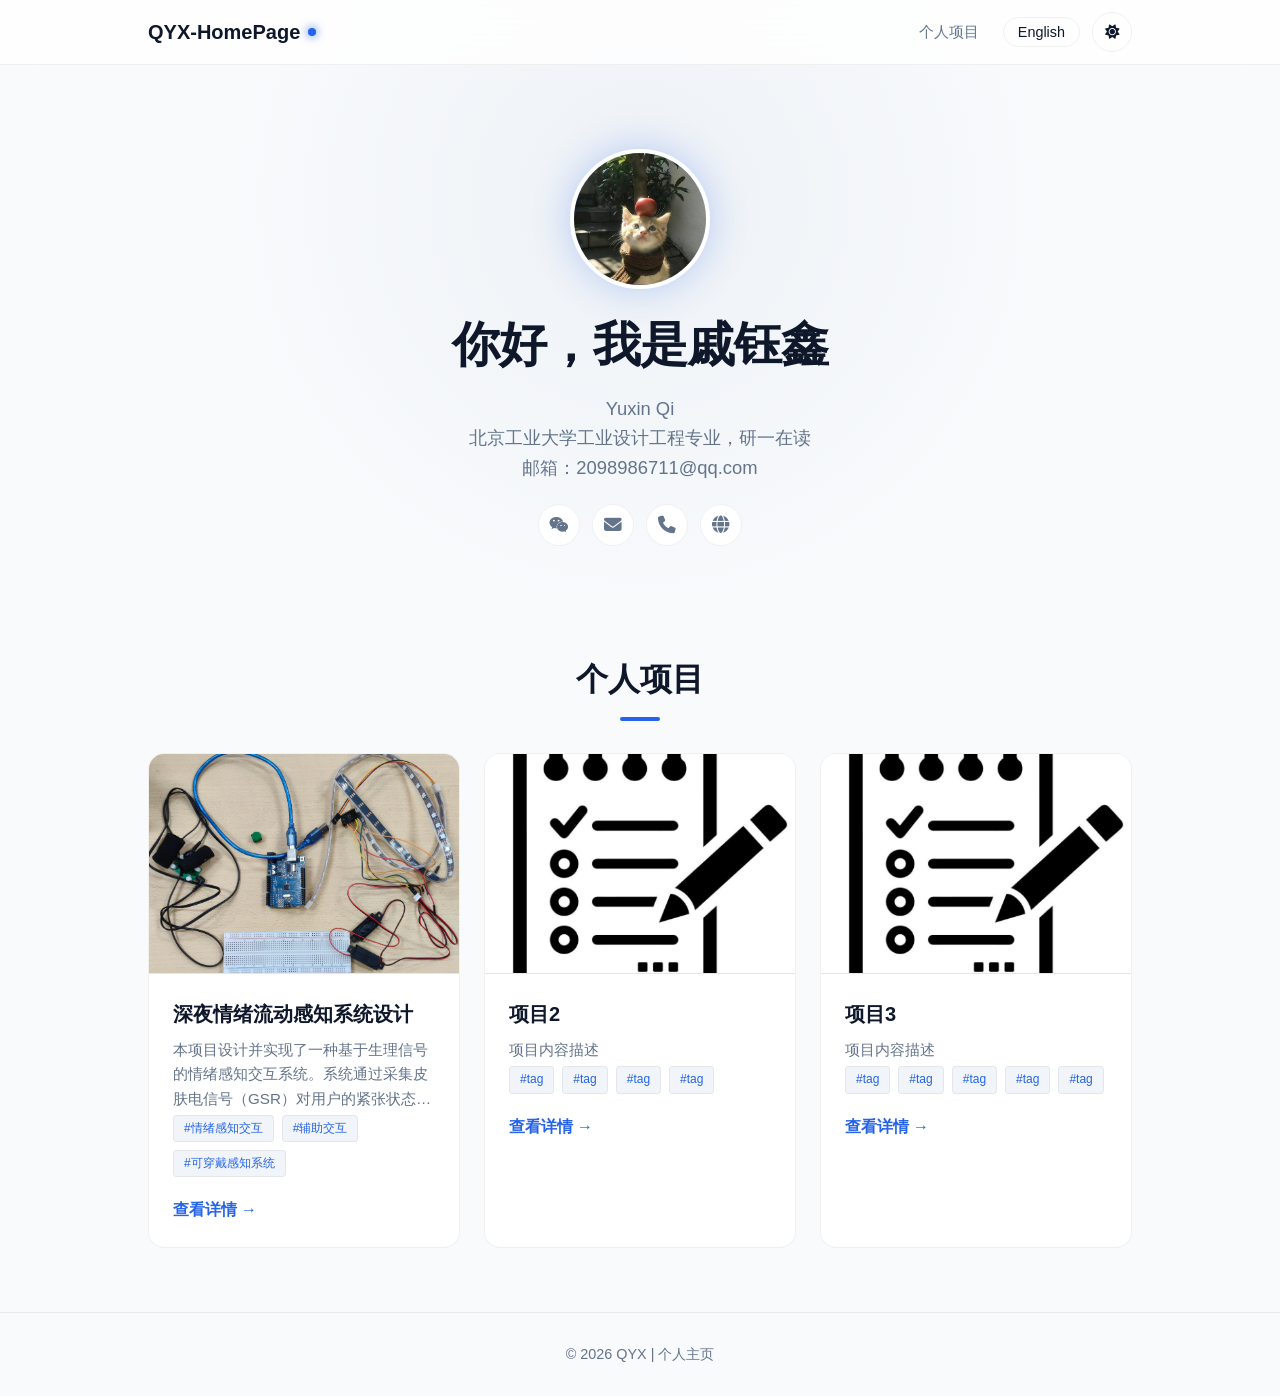
<file: index.html>
<!DOCTYPE html>
<html lang="en" data-theme="light">
<head>
  <meta charset="UTF-8">
  <meta name="viewport" content="width=device-width, initial-scale=1.0">
  <title>QYX's Homepage</title>
  
  <script>
    const savedTheme = localStorage.getItem('theme') || (window.matchMedia('(prefers-color-scheme: dark)').matches ? 'dark' : 'light');
    document.documentElement.setAttribute('data-theme', savedTheme);
  </script>

  <link rel="stylesheet" href="assets/css/style.css">
  <link rel="stylesheet" href="https://cdnjs.cloudflare.com/ajax/libs/font-awesome/6.4.0/css/all.min.css">
  <!-- <link rel="stylesheet" href="https://cdn.bootcdn.net/ajax/libs/font-awesome/6.4.0/css/all.min.css"> -->
</head>

<body>
  <nav>
    <div class="container nav-container">
      <a href="#" class="logo">
        <span class="logo-text">QYX-HomePage</span>
        <div class="logo-dot"></div>
      </a>
      
      <div class="nav-actions">
        <div class="nav-links">
          <a href="#projects" data-i18n="nav.projects">Projects</a>
        </div>
        
        <div class="nav-controls">
          <button class="control-btn lang-toggle" aria-label="Toggle Language">中文</button>
          <button class="control-btn theme-toggle" aria-label="Toggle Theme">
            <i class="fas fa-sun sun-icon"></i>
            <i class="fas fa-moon moon-icon"></i>
          </button>
        </div>
      </div>
    </div>
  </nav>

  <section id="intro" class="intro">
    <div class="bg-decoration"></div>
    <div class="container flex-center column">
      <div class="avatar-container">
        <img src="assets/images/Avatar1.jpg" alt="Avatar" class="avatar" data-i18n="intro.avatarAlt">
        <div class="avatar-glow"></div>
      </div>
      <h1 class="gradient-text" data-i18n="intro.title">Hello, I'm QYX</h1>
      <p class="subtitle" data-i18n="intro.desc">...</p>
      <div class="intro-contact-links" aria-label="Social Links"></div>
    </div>
  </section>

  <section id="projects" class="section-padding">
    <div class="container">
      <h2 data-i18n="projects.title">My Projects</h2>
      <div class="projects-grid"></div>
    </div>
  </section>

  <footer data-i18n="footer.copyright">© 2026 Lain-Ego. All rights reserved.</footer>

  <script src="assets/js/i18n.js"></script>
  <script src="assets/js/main.js"></script>
</body>
</html>
</file>
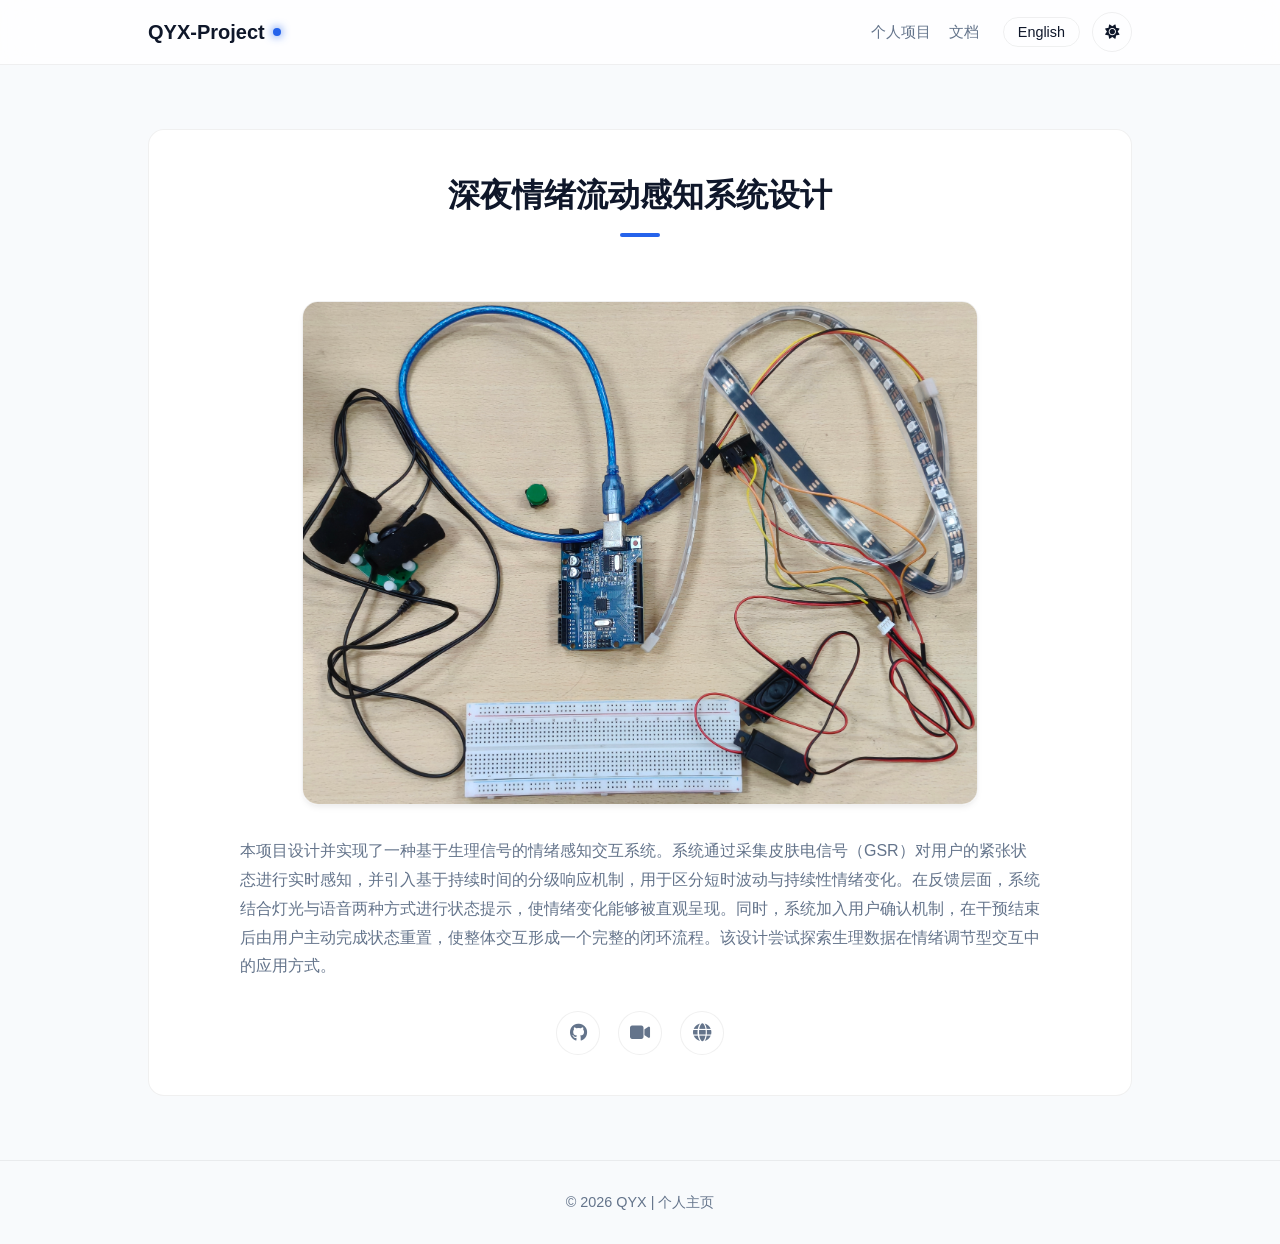
<file: pages/projects/project1.html>
<!DOCTYPE html>
<html lang="en" data-theme="light">
<head>
  <meta charset="UTF-8">
  <meta name="viewport" content="width=device-width, initial-scale=1.0">
  <title>Project 01 - QYX</title>
  
  <script>
    const savedTheme = localStorage.getItem('theme') || (window.matchMedia('(prefers-color-scheme: dark)').matches ? 'dark' : 'light');
    document.documentElement.setAttribute('data-theme', savedTheme);
  </script>

  <link rel="stylesheet" href="../../assets/css/style.css">
  <link rel="stylesheet" href="https://cdnjs.cloudflare.com/ajax/libs/font-awesome/6.4.0/css/all.min.css">
  <!-- <link rel="stylesheet" href="https://cdn.bootcdn.net/ajax/libs/font-awesome/6.4.0/css/all.min.css"> -->
</head>
<body>
  <nav>
    <div class="container nav-container">
      <a href="../../index.html" class="logo">
        <span class="logo-text">QYX-Project</span>
        <div class="logo-dot"></div>
      </a>
      
      <div class="nav-actions">
        <div class="nav-links">
          <a href="../../index.html#projects" data-i18n="nav.projects">Projects</a>
          <a href="../../index.html#documents" data-i18n="nav.documents">Documents</a>
        </div>
        
        <div class="nav-controls">
          <button class="control-btn lang-toggle" aria-label="Toggle Language">涓枃</button>
          <button class="control-btn theme-toggle" aria-label="Toggle Theme">
            <i class="fas fa-sun sun-icon"></i>
            <i class="fas fa-moon moon-icon"></i>
          </button>
        </div>
      </div>
    </div>
  </nav>

  <section class="section-padding">
    <div class="container">
      <div class="card project-detail-card">
        <h2 data-i18n="project1.title"></h2>
        
        <img src="../../assets/images/p1.png" data-i18n="projects1.imgAlt1" class="project-img">
        
        <div class="project-detail-desc">
           <p data-i18n="project1.desc"></p>
        </div>

        <div class="project-social-links">
          <a href="https://github.com/seven70623" target="_blank" class="social-icon" aria-label="GitHub">
            <i class="fab fa-github"></i>
          </a>

          <a href="https://b23.tv/Uy5pHh7" target="_blank" class="social-icon" aria-label="Bilibili">
            <i class="fas fa-video"></i>
          </a>

          <a href="https://seven70623.github.io/homepage.github.io/" target="_blank" class="social-icon" aria-label="Website">
            <i class="fas fa-globe"></i>
          </a>
        </div>
      </div>
    </div>
  </section>

  <footer data-i18n="footer.copyright">漏 2026 Lain-Ego. All rights reserved.</footer>

  <script src="../../assets/js/i18n.js"></script>
  <script src="../../assets/js/main.js"></script>
</body>
</html>
</file>
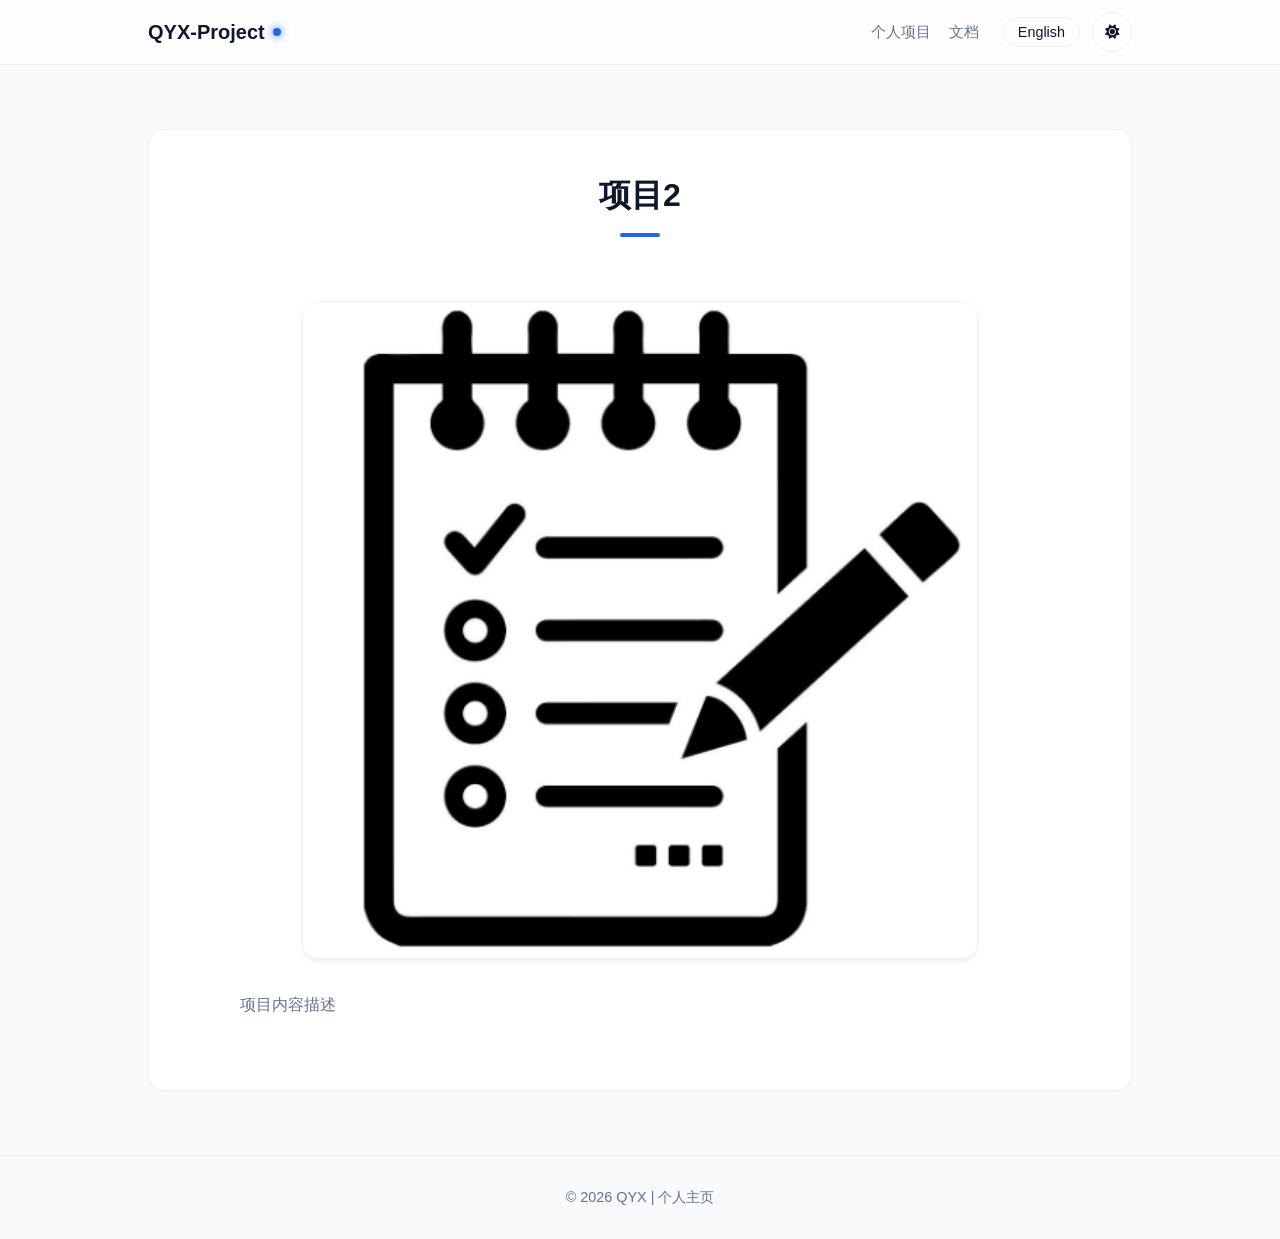
<file: pages/projects/project2.html>
<!DOCTYPE html>
<html lang="en" data-theme="light">
<head>
  <meta charset="UTF-8">
  <meta name="viewport" content="width=device-width, initial-scale=1.0">
  <title>Project 02 - QYX</title>
  
  <script>
    const savedTheme = localStorage.getItem('theme') || (window.matchMedia('(prefers-color-scheme: dark)').matches ? 'dark' : 'light');
    document.documentElement.setAttribute('data-theme', savedTheme);
  </script>

  <link rel="stylesheet" href="../../assets/css/style.css">
  <link rel="stylesheet" href="https://cdnjs.cloudflare.com/ajax/libs/font-awesome/6.4.0/css/all.min.css">
  <!-- <link rel="stylesheet" href="https://cdn.bootcdn.net/ajax/libs/font-awesome/6.4.0/css/all.min.css"> -->
</head>
<body>
  <nav>
    <div class="container nav-container">
      <a href="../../index.html" class="logo">
        <span class="logo-text">QYX-Project</span>
        <div class="logo-dot"></div>
      </a>
      <div class="nav-actions">
        <div class="nav-links">
          <a href="../../index.html#projects" data-i18n="nav.projects">Projects</a>
          <a href="../../index.html#documents" data-i18n="nav.documents">Documents</a>
        </div>
        <div class="nav-controls">
          <button class="control-btn lang-toggle" aria-label="Toggle Language">涓枃</button>
          <button class="control-btn theme-toggle" aria-label="Toggle Theme">
            <i class="fas fa-sun sun-icon"></i>
            <i class="fas fa-moon moon-icon"></i>
          </button>
        </div>
      </div>
    </div>
  </nav>

  <section class="section-padding">
    <div class="container">
      <div class="card project-detail-card">
        <h2 data-i18n="project2.title"></h2>
        
        <img src="../../assets/images/preparing.png" data-i18n="projects1.imgAlt1" class="project-img">
        
        <div class="project-detail-desc">
           <p data-i18n="project2.desc"></p>
        </div>
      </div>
    </div>
  </section>

  <footer data-i18n="footer.copyright">漏 2026 Lain-Ego. All rights reserved.</footer>

  <script src="../../assets/js/i18n.js"></script>
  <script src="../../assets/js/main.js"></script>
</body>
</html>
</file>
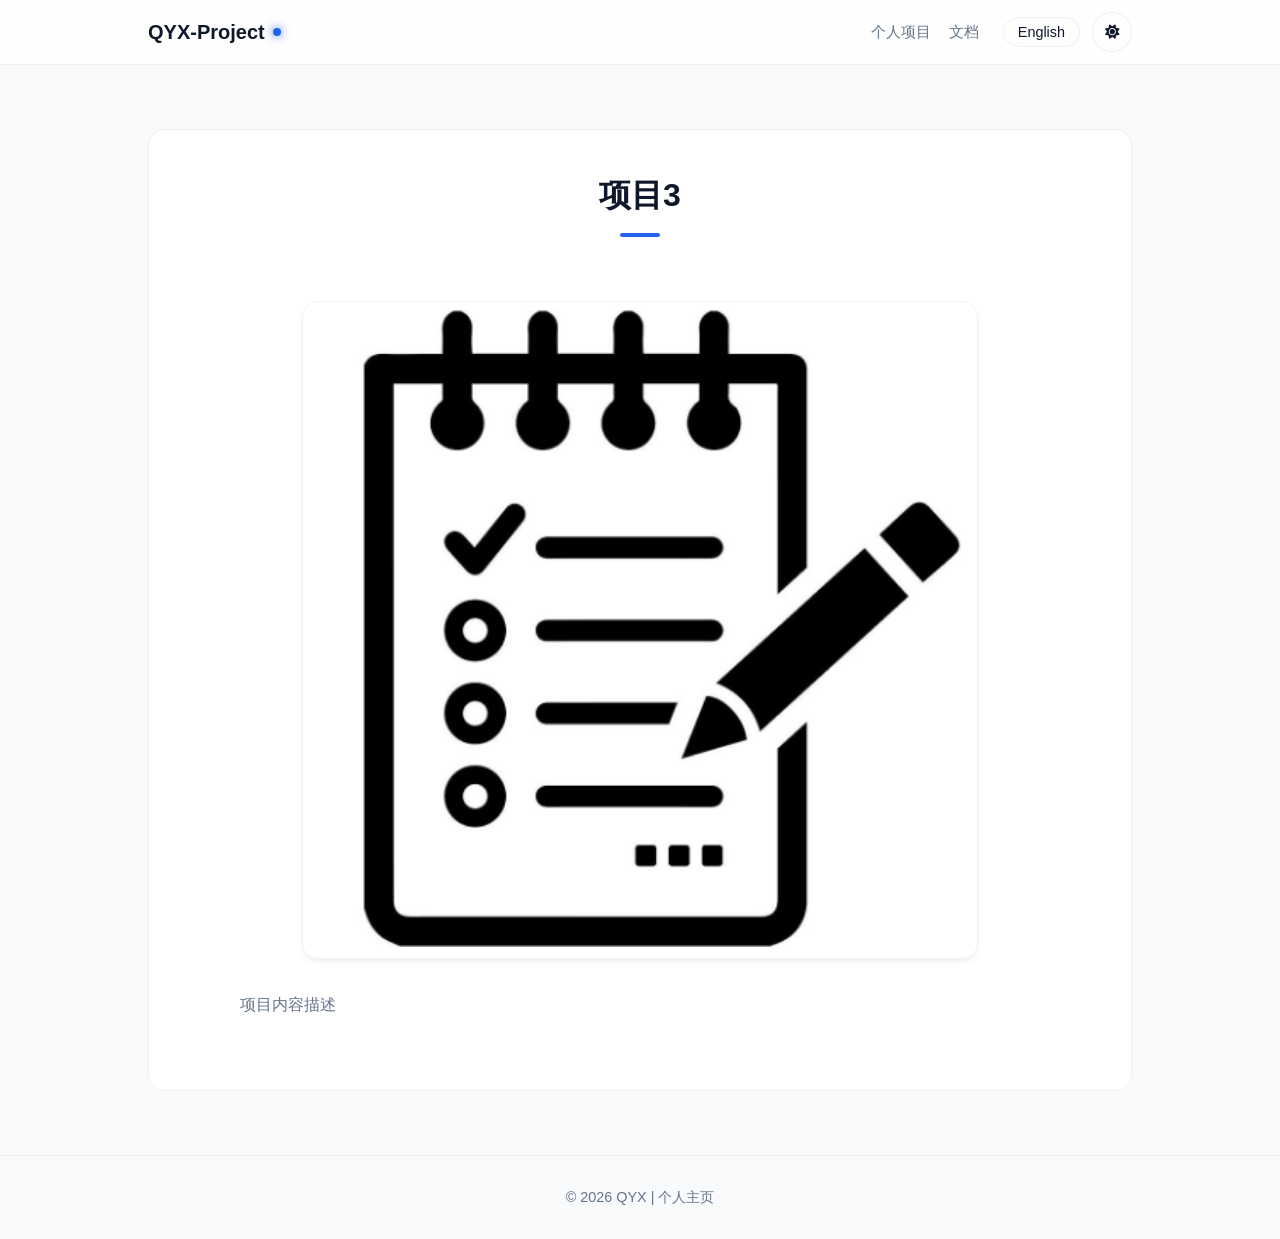
<file: pages/projects/project3.html>
<!DOCTYPE html>
<html lang="en" data-theme="light">
<head>
  <meta charset="UTF-8">
  <meta name="viewport" content="width=device-width, initial-scale=1.0">
  <title>Project 03 - QYX</title>
  
  <script>
    const savedTheme = localStorage.getItem('theme') || (window.matchMedia('(prefers-color-scheme: dark)').matches ? 'dark' : 'light');
    document.documentElement.setAttribute('data-theme', savedTheme);
  </script>

  <link rel="stylesheet" href="../../assets/css/style.css">
  <link rel="stylesheet" href="https://cdnjs.cloudflare.com/ajax/libs/font-awesome/6.4.0/css/all.min.css">
  <!-- <link rel="stylesheet" href="https://cdn.bootcdn.net/ajax/libs/font-awesome/6.4.0/css/all.min.css"> -->
</head>
<body>
  <nav>
    <div class="container nav-container">
      <a href="../../index.html" class="logo">
        <span class="logo-text">QYX-Project</span>
        <div class="logo-dot"></div>
      </a>
      <div class="nav-actions">
        <div class="nav-links">
          <a href="../../index.html#projects" data-i18n="nav.projects">Projects</a>
          <a href="../../index.html#documents" data-i18n="nav.documents">Documents</a>
        </div>
        <div class="nav-controls">
          <button class="control-btn lang-toggle" aria-label="Toggle Language">涓枃</button>
          <button class="control-btn theme-toggle" aria-label="Toggle Theme">
            <i class="fas fa-sun sun-icon"></i>
            <i class="fas fa-moon moon-icon"></i>
          </button>
        </div>
      </div>
    </div>
  </nav>

  <section class="section-padding">
    <div class="container">
      <div class="card project-detail-card">
        <h2 data-i18n="project3.title"></h2>
        
        <img src="../../assets/images/preparing.png" data-i18n="projects1.imgAlt1" class="project-img">
        
        <div class="project-detail-desc">
           <p data-i18n="project3.desc"></p>
        </div>
      </div>
    </div>
  </section>

  <footer data-i18n="footer.copyright">漏 2026 Lain-Ego. All rights reserved.</footer>

  <script src="../../assets/js/i18n.js"></script>
  <script src="../../assets/js/main.js"></script>
</body>
</html>
</file>
<file: assets/css/style.css>
/* =========================================
   1. Design Token & Themes
   ========================================= */
:root {
  /* 基础参数 */
  --font-main: -apple-system, BlinkMacSystemFont, "Segoe UI", Roboto, "Helvetica Neue", Arial, sans-serif;
  --radius-md: 16px;
  --radius-full: 999px;
  --container-width: 1024px;
  --transition-base: 0.3s cubic-bezier(0.4, 0, 0.2, 1);
  --ease-standard: cubic-bezier(0.22, 1, 0.36, 1);
  --ease-emphasis: cubic-bezier(0.16, 1, 0.3, 1);
  --duration-fast: 180ms;
  --duration-base: 480ms;
  
  /* [Light Mode] 默认日间模式变量 */
  --bg-body: #f8fafc;
  --bg-card: #ffffff;
  --bg-glass: rgba(255, 255, 255, 0.8);
  --bg-hover: #f1f5f9;
  
  --text-main: #0f172a;
  --text-muted: #64748b;
  --text-invert: #ffffff;
  
  --primary: #2563eb;       /* 核心蓝 */
  --primary-glow: rgba(37, 99, 235, 0.2);
  
  --border-light: rgba(0, 0, 0, 0.06);
  --shadow-sm: 0 1px 2px rgba(0, 0, 0, 0.05);
  --shadow-card: 0 4px 6px -1px rgba(0, 0, 0, 0.05), 0 2px 4px -1px rgba(0, 0, 0, 0.03);
  --shadow-hover: 0 20px 25px -5px rgba(0, 0, 0, 0.1), 0 10px 10px -5px rgba(0, 0, 0, 0.04);
  
  --gradient-title: linear-gradient(135deg, #0f172a 0%, #3b82f6 100%);
  --decoration-blob: #e2e8f0;
}

/* [Dark Mode] 深色模式变量覆盖 */
[data-theme="dark"] {
  --bg-body: #1b1b1d;       /* 纯净中性暗背景 */
  --bg-card: #242526;       /* 轻微抬升层级 */
  --bg-glass: rgba(27, 27, 29, 0.82);
  --bg-hover: #2d2f31;
  
  --text-main: #e8e9ea;
  --text-muted: #b0b3b8;
  
  --primary: #78a8f8;
  --primary-glow: rgba(120, 168, 248, 0.24);
  
  --border-light: rgba(227, 227, 227, 0.14);
  --shadow-sm: 0 1px 2px rgba(0, 0, 0, 0.32);
  --shadow-card: 0 8px 20px rgba(0, 0, 0, 0.22);
  --shadow-hover: 0 12px 28px rgba(0, 0, 0, 0.30);
  
  --gradient-title: linear-gradient(135deg, #f1f2f4 0%, #9abcf2 100%);
  --decoration-blob: #2a2c2e;
}

/* =========================================
   2. Global Reset & Layout
   ========================================= */
* { margin: 0; padding: 0; box-sizing: border-box; }

html {
  width: 100%;
  max-width: 100%;
  -webkit-text-size-adjust: 100%;
}

body {
  font-family: var(--font-main);
  background-color: var(--bg-body);
  color: var(--text-main);
  line-height: 1.6;
  /* 关键：平滑过渡背景色和文字颜色 */
  transition: background-color 0.4s ease, color 0.4s ease;
  max-width: 100%;
  overflow-x: hidden;
}

@supports (overflow: clip) {
  html,
  body {
    overflow-x: clip;
  }
}

/* 新增：全局图片约束，防止图片撑破布局 */
img {
  max-width: 100%;
  height: auto;
  display: block;
}

a { text-decoration: none; color: inherit; transition: var(--transition-base); }
ul { list-style: none; }

.container {
  width: 100%;
  max-width: var(--container-width);
  margin: 0 auto;
  padding: 0 20px;
}

.section-padding { padding: 64px 0; }
.flex-center { display: flex; align-items: center; justify-content: center; }
.column { flex-direction: column; }

/* 滚动条美化 */
::-webkit-scrollbar { width: 8px; }
::-webkit-scrollbar-track { background: var(--bg-body); }
::-webkit-scrollbar-thumb { background: var(--text-muted); border-radius: 4px; opacity: 0.5; }

/* =========================================
   3. Navigation (Glassmorphism)
   ========================================= */
nav {
  position: sticky;
  top: 0;
  z-index: 100;
  background: var(--bg-glass);
  backdrop-filter: blur(16px);
  -webkit-backdrop-filter: blur(16px);
  border-bottom: 1px solid var(--border-light);
  transition: background-color 0.4s ease, border-color 0.4s ease;
}

.nav-container {
  height: 64px;
  display: flex;
  justify-content: space-between;
  align-items: center;
}

.logo {
  display: flex;
  align-items: center;
  gap: 8px;
  font-weight: 700;
  font-size: 1.25rem;
  color: var(--text-main);
}

.logo-dot {
  width: 8px;
  height: 8px;
  background: var(--primary);
  border-radius: 50%;
  box-shadow: 0 0 10px var(--primary);
}

.nav-actions { display: flex; align-items: center; gap: 24px; }

.nav-links { display: flex; gap: 18px; }
.nav-links a {
  font-size: 0.95rem;
  font-weight: 500;
  color: var(--text-muted);
  position: relative;
}
.nav-links a::after {
  content: '';
  position: absolute;
  left: 0;
  bottom: -6px;
  width: 100%;
  height: 2px;
  background: var(--primary);
  transform: scaleX(0);
  transform-origin: left;
  transition: transform var(--duration-fast) var(--ease-standard);
}
.nav-links a:hover, .nav-links a.active { color: var(--primary); }
.nav-links a:hover::after, .nav-links a.active::after { transform: scaleX(1); }

.nav-controls { display: flex; align-items: center; gap: 12px; }

/* 按钮通用样式 */
.control-btn {
  background: transparent;
  border: 1px solid var(--border-light);
  color: var(--text-main);
  padding: 6px 14px;
  border-radius: 20px;
  cursor: pointer;
  font-size: 0.9rem;
  transition: color var(--duration-fast) var(--ease-standard), border-color var(--duration-fast) var(--ease-standard), background-color var(--duration-fast) var(--ease-standard), transform var(--duration-fast) var(--ease-standard);
  display: flex;
  align-items: center;
  justify-content: center;
}

.control-btn:hover {
  background: var(--bg-hover);
  border-color: var(--primary);
  color: var(--primary);
}

/* 主题切换按钮特殊处理 */
.theme-toggle {
  width: 36px;
  height: 36px;
  padding: 0;
  border-radius: 50%;
  position: relative;
  overflow: hidden;
}

.theme-toggle i {
  position: absolute;
  transition: transform 420ms var(--ease-emphasis), opacity 320ms var(--ease-standard);
}

/* 图标切换动画逻辑 */
[data-theme="light"] .moon-icon { transform: translateY(20px) rotate(90deg); opacity: 0; }
[data-theme="light"] .sun-icon { transform: translateY(0) rotate(0); opacity: 1; }
[data-theme="dark"] .sun-icon { transform: translateY(-20px) rotate(-90deg); opacity: 0; }
[data-theme="dark"] .moon-icon { transform: translateY(0) rotate(0); opacity: 1; }

/* =========================================
   4. Hero Section / Intro
   ========================================= */
.intro {
  padding: 84px 0 44px;
  position: relative;
  text-align: center;
}

/* 背景装饰球 */
.bg-decoration {
  position: absolute;
  top: -50%;
  left: 50%;
  transform: translateX(-50%);
  width: 800px;
  height: 800px;
  background: radial-gradient(circle, var(--decoration-blob) 0%, transparent 70%);
  opacity: 0.5;
  z-index: -1;
  pointer-events: none;
}

.avatar-container {
  position: relative;
  margin-bottom: 18px;
  opacity: 0;
  animation: intro-fade-up 620ms var(--ease-emphasis) 120ms forwards;
}

.avatar {
  width: 140px;
  height: 140px;
  border-radius: 50%;
  object-fit: cover;
  border: 4px solid var(--bg-card);
  position: relative;
  z-index: 2;
  flex-shrink: 0; /* 防止头像被挤压 */
}

.avatar-glow {
  position: absolute;
  inset: 0;
  border-radius: 50%;
  background: var(--primary);
  filter: blur(25px);
  opacity: 0.4;
  z-index: 1;
  transform: scale(0.9);
  transition: opacity 0.3s;
}
.avatar-container:hover .avatar-glow { opacity: 0.7; }

.gradient-text {
  font-size: 3rem;
  font-weight: 800;
  margin-bottom: 10px;
  color: var(--text-main);
  letter-spacing: -1px;
  opacity: 0;
  animation: intro-fade-up 620ms var(--ease-emphasis) 210ms forwards;
}

.subtitle {
  font-size: 1.15rem;
  color: var(--text-muted);
  max-width: 700px;
  margin: 0 auto;
  opacity: 0;
  animation: intro-fade-up 620ms var(--ease-emphasis) 300ms forwards;
}

.intro-contact-links {
  display: flex;
  align-items: center;
  justify-content: center;
  gap: 12px;
  margin-top: 22px;
  flex-wrap: wrap;
  opacity: 0;
  animation: intro-fade-up 620ms var(--ease-emphasis) 390ms forwards;
}

.intro-contact-link {
  width: 42px;
  height: 42px;
  border-radius: 50%;
  border: 1px solid var(--border-light);
  background: var(--bg-card);
  color: var(--text-muted);
  display: inline-flex;
  align-items: center;
  justify-content: center;
  transition: transform var(--duration-fast) var(--ease-standard), color var(--duration-fast) var(--ease-standard), border-color var(--duration-fast) var(--ease-standard);
}

.intro-contact-link i {
  font-size: 1.1rem;
}

.intro-contact-link:hover {
  color: var(--primary);
  border-color: var(--primary);
  transform: translateY(-1px);
}

/* =========================================
   5. Projects Grid & Detail Images
   ========================================= */
h2 {
  font-size: 2rem;
  text-align: center;
  margin-bottom: 32px;
  color: var(--text-main);
  position: relative;
  display: inline-block;
  width: 100%;
}
/* 标题下划线 */
h2::after {
  content: '';
  display: block;
  width: 40px;
  height: 4px;
  background: var(--primary);
  margin: 12px auto 0;
  border-radius: 2px;
}

.projects-grid {
  display: grid;
  grid-template-columns: repeat(auto-fit, minmax(min(100%, 280px), 1fr));
  gap: 24px;
}

.card {
  background: var(--bg-card);
  border-radius: var(--radius-md);
  border: 1px solid var(--border-light);
  overflow: hidden;
  transition: transform var(--duration-base) var(--ease-standard), box-shadow var(--duration-base) var(--ease-standard), border-color var(--duration-fast) var(--ease-standard);
  /* 解决 Safari 下圆角溢出问题 */
  transform: translateZ(0); 
}

.card:hover {
  transform: translateY(-4px);
  box-shadow: var(--shadow-card);
  border-color: var(--primary-glow);
}

/* 首页项目卡片缩略图 - 优化适配 */
.project-thumbnail {
  width: 100%;
  height: 220px;           /* 调整高度，显示更佳 */
  object-fit: cover;       /* 填满容器，防止拉伸 */
  object-position: center; /* 居中裁剪 */
  border-bottom: 1px solid var(--border-light);
  transition: transform var(--duration-base) var(--ease-standard);
  background-color: var(--bg-hover);
}

.card:hover .project-thumbnail { transform: scale(1.02); }

.project-thumbnail-wrapper { overflow: hidden; }

.project-info { padding: 24px; }

.project-info h3 {
  font-size: 1.25rem;
  margin-bottom: 8px;
  color: var(--text-main);
}

.project-info p {
  font-size: 0.95rem;
  color: var(--text-muted);
  margin-bottom: 20px;
  display: -webkit-box;
  -webkit-line-clamp: 3;
  -webkit-box-orient: vertical;
  overflow: hidden;
}

.project-link {
  font-weight: 600;
  color: var(--primary);
  display: inline-flex;
  align-items: center;
  gap: 4px;
}
.project-link::after { content: '→'; transition: transform 0.2s; }
.project-link:hover::after { transform: translateX(4px); }

/* 子页面：详情大图样式 (新增) */
.project-detail-card { padding: 40px; }

.project-detail-desc {
  max-width: 800px;
  margin: 30px auto;
  line-height: 1.8;
  color: var(--text-muted);
}

.project-img {
  display: block;
  width: 75%;             /* 强制宽度撑满容器 */
  max-width: 100%;         /* 防止超出父容器 */
  height: auto;            /* 高度自动，保持比例 */
  object-fit: contain;     /* 保证图片内容完整显示 */
  border-radius: var(--radius-md);
  margin: 32px auto;       /* 上下增加间距 */
  box-shadow: var(--shadow-card);
  border: 1px solid var(--border-light);
}

/* =========================================
   6. Documents & Buttons
   ========================================= */
.publish-links-wrapper { text-align: center; margin-top: 40px; }

.publish-links {
  display: inline-flex;
  flex-wrap: wrap;
  gap: 16px;
  justify-content: center;
  background: var(--bg-card);
  padding: 12px;
  border-radius: var(--radius-full);
  box-shadow: var(--shadow-sm);
  border: 1px solid var(--border-light);
}

.publish-link {
  padding: 10px 24px;
  border-radius: var(--radius-full);
  font-weight: 500;
  color: var(--text-muted);
  transition: transform var(--duration-fast) var(--ease-standard), color var(--duration-fast) var(--ease-standard), background-color var(--duration-fast) var(--ease-standard);
  display: flex;
  align-items: center;
  gap: 8px;
}

.publish-link:hover {
  background: var(--bg-hover);
  color: var(--primary);
  transform: translateY(-1px);
}

@keyframes intro-fade-up {
  from {
    opacity: 0;
    transform: translateY(14px);
  }
  to {
    opacity: 1;
    transform: translateY(0);
  }
}

/* =========================================
   7. Footer
   ========================================= */

footer {
  text-align: center;
  padding: 30px;
  font-size: 0.9rem;
  color: var(--text-muted);
  border-top: 1px solid var(--border-light);
  background: var(--bg-body);
}

/* =========================================
   8. Mobile Responsive
   ========================================= */
@media (max-width: 768px) {
  .nav-links { display: none; } /* 暂时简化手机端 */
  .container { padding: 0 16px; }
  
  .section-padding { padding: 48px 0; }
  .intro { padding-top: 56px; }
  .gradient-text { font-size: 2.2rem; }
  .nav-actions { gap: 12px; }
  .nav-controls { gap: 8px; }
  .control-btn { padding: 6px 10px; }
  .logo { font-size: 1.1rem; }
  .project-detail-card { padding: 24px 18px; }

  /* 手机端图片适配 */
  .avatar {
    width: 120px;
    height: 120px;
  }
  .project-thumbnail {
    height: 180px;
  }
  .project-img {
    margin: 20px auto;
    border-radius: 8px;
  }
  
  .publish-links {
    flex-direction: column;
    border-radius: var(--radius-md);
    width: 100%;
  }
  
  .intro-contact-links {
    gap: 10px;
    margin-top: 18px;
  }

  .timeline-container {
    padding-left: 24px;
  }

  .timeline-dot {
    left: -28px;
  }
}


/* Paste this AFTER your existing CSS */

/* =========================================
   9. Open Source Section (New)
   ========================================= */
.opensource-grid {
  display: grid;
  grid-template-columns: repeat(auto-fit, minmax(min(100%, 280px), 1fr));
  gap: 20px;
}

.os-card {
  background: var(--bg-card);
  border: 1px solid var(--border-light);
  border-radius: var(--radius-md);
  padding: 24px;
  transition: transform var(--duration-base) var(--ease-standard), box-shadow var(--duration-base) var(--ease-standard), border-color var(--duration-fast) var(--ease-standard);
  display: flex;
  flex-direction: column;
  height: 100%;
}

.os-card:hover {
  transform: translateY(-3px);
  border-color: var(--primary);
  box-shadow: var(--shadow-card);
}

.os-header {
  display: flex;
  align-items: flex-start;
  justify-content: space-between;
  margin-bottom: 12px;
}

.os-title {
  font-size: 1.1rem;
  font-weight: 700;
  color: var(--text-main);
}

.os-desc {
  font-size: 0.9rem;
  color: var(--text-muted);
  margin-bottom: 16px;
  flex-grow: 1;
}

.os-tags {
  display: flex;
  flex-wrap: wrap;
  gap: 8px;
  margin-bottom: 20px;
}

.os-tag {
  font-size: 0.75rem;
  padding: 4px 10px;
  background: var(--bg-hover);
  color: var(--text-muted);
  border-radius: 20px;
}

.os-actions {
  display: flex;
  flex-wrap: wrap;
  gap: 12px;
}

.os-btn {
  font-size: 0.85rem;
  font-weight: 600;
  color: var(--primary);
  display: flex;
  align-items: center;
  gap: 6px;
}
.os-btn:hover { text-decoration: underline; }

/* =========================================
   10. Timeline Section (New)
   ========================================= */
.timeline-container {
  position: relative;
  max-width: 800px;
  margin: 0 auto;
  padding-left: 30px;
}

/* Vertical Line */
.timeline-container::before {
  content: '';
  position: absolute;
  left: 0;
  top: 0;
  bottom: 0;
  width: 2px;
  background: var(--border-light);
}

.timeline-item {
  position: relative;
  margin-bottom: 28px;
}

.timeline-dot {
  position: absolute;
  left: -35px; /* Adjust based on padding */
  top: 5px;
  width: 12px;
  height: 12px;
  background: var(--bg-body);
  border: 2px solid var(--primary);
  border-radius: 50%;
  z-index: 1;
}

.timeline-date {
  font-size: 0.85rem;
  font-weight: 700;
  color: var(--primary);
  margin-bottom: 6px;
  display: block;
}

.timeline-content h3 {
  font-size: 1.1rem;
  margin-bottom: 8px;
  color: var(--text-main);
}

.timeline-content p {
  font-size: 0.95rem;
  color: var(--text-muted);
}

/* =========================================
   11. Tech Stack Section (New)
   ========================================= */
.skills-wrapper {
  display: grid;
  grid-template-columns: repeat(auto-fit, minmax(min(100%, 200px), 1fr));
  gap: 24px;
}

.skill-category h3 {
  font-size: 1.1rem;
  margin-bottom: 16px;
  color: var(--text-main);
  border-left: 3px solid var(--primary);
  padding-left: 12px;
}

.skill-list {
  display: flex;
  flex-wrap: wrap;
  gap: 10px;
}

.skill-badge {
  padding: 8px 16px;
  background: var(--bg-card);
  border: 1px solid var(--border-light);
  border-radius: 8px;
  font-size: 0.9rem;
  color: var(--text-muted);
  display: flex;
  align-items: center;
  gap: 8px;
  transition: transform var(--duration-fast) var(--ease-standard), color var(--duration-fast) var(--ease-standard), border-color var(--duration-fast) var(--ease-standard);
}

.skill-badge:hover {
  border-color: var(--primary);
  color: var(--primary);
  transform: translateY(-1px);
}

.reveal {
  opacity: 0;
  transform: translateY(16px);
  filter: blur(2px);
  transition: opacity var(--duration-base) var(--ease-standard), transform var(--duration-base) var(--ease-standard), filter var(--duration-base) var(--ease-standard);
  transition-delay: var(--reveal-delay, 0ms);
  will-change: opacity, transform;
}

.reveal.is-visible {
  opacity: 1;
  transform: translateY(0);
  filter: blur(0);
}

@media (prefers-reduced-motion: reduce) {
  .avatar-container,
  .gradient-text,
  .subtitle,
  .intro-contact-links {
    animation: none;
    opacity: 1;
    transform: none;
  }

  .reveal {
    opacity: 1;
    transform: none;
    filter: none;
    transition: none;
  }
}

/* 修复主题切换按钮的点击响应 */
.theme-toggle {
  cursor: pointer;
  z-index: 10; /* 提高层级 */
  /* 确保按钮有足够空间容纳图标 */
  width: 40px; 
  height: 40px;
  display: flex;
  align-items: center;
  justify-content: center;
}

/* 防止图标拦截鼠标事件，确保点击穿透到 button */
.theme-toggle i {
  pointer-events: none; 
}

/* 确保导航栏层级够高 */
nav {
  z-index: 1000;
}

/* ... Previous CSS ... */

/* =========================================
   12. Project Tags (New)
   ========================================= */
.project-tags {
  display: flex;
  flex-wrap: wrap;
  gap: 8px;
  margin-bottom: 20px; /* Space between tags and 'View Details' link */
  margin-top: -12px;   /* Pull closer to description */
}

.project-tag {
  font-size: 0.75rem;
  padding: 3px 10px;
  background: var(--bg-hover);
  color: var(--primary);
  border-radius: 4px;
  font-weight: 500;
  border: 1px solid var(--border-light);
}

/* Adjust paragraph margin in project info to accommodate tags */
.project-info p {
  margin-bottom: 16px; 
}

/* Project page social icons */
.project-social-links {
  display: flex;
  justify-content: center;
  gap: 18px;
  margin-top: 24px;
}

.social-icon {
  width: 44px;
  height: 44px;
  border-radius: 50%;
  display: flex;
  align-items: center;
  justify-content: center;
  background: var(--bg-card);
  border: 1px solid var(--border-light);
  color: var(--text-muted);
  font-size: 18px;
  transition: all 0.25s ease;
}

.social-icon:hover {
  transform: translateY(-2px);
  color: var(--primary);
  border-color: var(--primary);
  box-shadow: var(--shadow-card);
}
</file>
